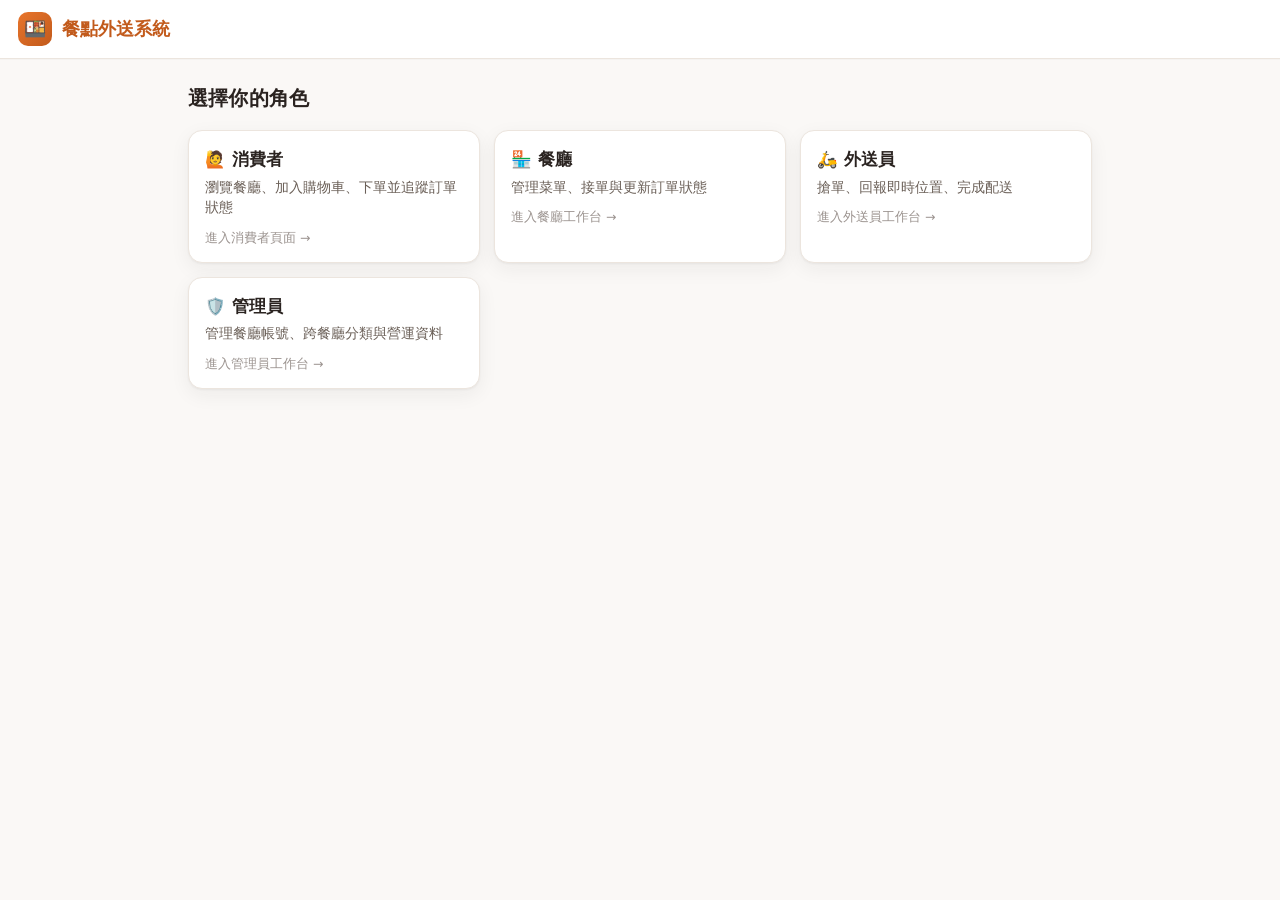
<file: frontend/index.html>
<!doctype html>
<html lang="zh-Hant">
  <head>
    <meta charset="utf-8" />
    <meta name="viewport" content="width=device-width, initial-scale=1" />
    <title>餐點外送系統</title>
    <link rel="stylesheet" href="./css/app.css" />
  </head>
  <body>
    <header class="appbar">
      <div class="appbar__brand">
        <span class="appbar__logo">🍱</span>
        <span>餐點外送系統</span>
      </div>
    </header>

    <main class="container">
      <div class="section-head">
        <h2>選擇你的角色</h2>
      </div>
      <div class="grid">
        <a
          class="rcard"
          href="./consumer.html"
          style="text-decoration: none; color: inherit; display: block"
        >
          <div class="rcard__name">🙋 消費者</div>
          <div class="rcard__desc">瀏覽餐廳、加入購物車、下單並追蹤訂單狀態</div>
          <div class="rcard__meta">進入消費者頁面 →</div>
        </a>
        <a
          class="rcard"
          href="./restaurant.html"
          style="text-decoration: none; color: inherit; display: block"
        >
          <div class="rcard__name">🏪 餐廳</div>
          <div class="rcard__desc">管理菜單、接單與更新訂單狀態</div>
          <div class="rcard__meta">進入餐廳工作台 →</div>
        </a>
        <a
          class="rcard"
          href="./courier.html"
          style="text-decoration: none; color: inherit; display: block"
        >
          <div class="rcard__name">🛵 外送員</div>
          <div class="rcard__desc">搶單、回報即時位置、完成配送</div>
          <div class="rcard__meta">進入外送員工作台 →</div>
        </a>
        <a
          class="rcard"
          href="./admin.html"
          style="text-decoration: none; color: inherit; display: block"
        >
          <div class="rcard__name">🛡️ 管理員</div>
          <div class="rcard__desc">管理餐廳帳號、跨餐廳分類與營運資料</div>
          <div class="rcard__meta">進入管理員工作台 →</div>
        </a>
      </div>
    </main>
  </body>
</html>
</file>
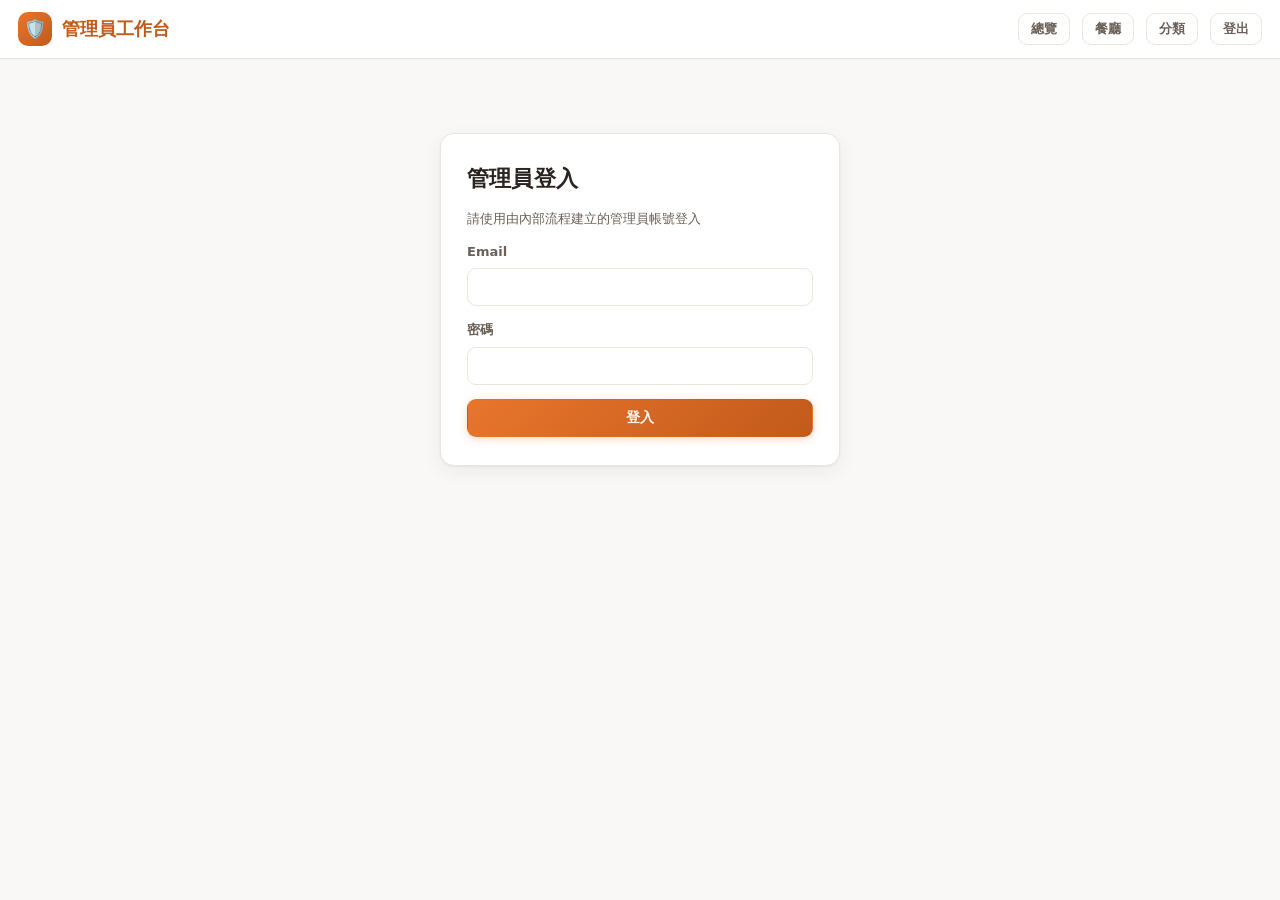
<file: frontend/admin.html>
<!doctype html>
<html lang="zh-Hant">
  <head>
    <meta charset="utf-8" />
    <meta name="viewport" content="width=device-width, initial-scale=1" />
    <title>餐點外送｜管理員工作台</title>
    <link rel="stylesheet" href="./css/app.css" />
  </head>
  <body>
    <header class="appbar">
      <div class="appbar__brand">
        <span class="appbar__logo">🛡️</span>
        <span>管理員工作台</span>
      </div>
      <div class="appbar__spacer"></div>
      <span class="appbar__user" id="userLabel"></span>
      <button class="btn btn--ghost btn--sm" id="overviewBtn" hidden>總覽</button>
      <button class="btn btn--ghost btn--sm" id="restaurantsBtn" hidden>餐廳</button>
      <button class="btn btn--ghost btn--sm" id="categoriesBtn" hidden>分類</button>
      <button class="btn btn--ghost btn--sm" id="logoutBtn" hidden>登出</button>
    </header>

    <main class="container">
      <section class="view" id="view-auth">
        <div class="card auth-wrap">
          <h2>管理員登入</h2>
          <p class="muted small">請使用由內部流程建立的管理員帳號登入</p>
          <form id="authForm">
            <div class="field">
              <label for="f-email">Email</label>
              <input class="input" id="f-email" type="email" autocomplete="email" required />
            </div>
            <div class="field">
              <label for="f-password">密碼</label>
              <input class="input" id="f-password" type="password" autocomplete="current-password" required />
            </div>
            <button class="btn btn--primary btn--block" type="submit" id="authSubmit">
              登入
            </button>
          </form>
        </div>
      </section>

      <section class="view" id="view-overview">
        <div class="section-head">
          <h2>營運總覽</h2>
          <div class="spacer"></div>
          <button class="btn btn--ghost btn--sm" id="refreshOverviewBtn">重新整理</button>
        </div>
        <div id="overviewContent"></div>
      </section>

      <section class="view" id="view-restaurants">
        <div class="section-head">
          <h2>餐廳帳號管理</h2>
          <div class="spacer"></div>
          <button class="btn btn--ghost btn--sm" id="refreshRestaurantsBtn">重新整理</button>
        </div>
        <div class="notice notice--info">
          停權後餐廳無法再登入操作；既有訂單與餐點資料會保留。
        </div>
        <div id="restaurantList"></div>
      </section>

      <section class="view" id="view-categories">
        <div class="section-head">
          <h2>跨餐廳分類管理</h2>
          <div class="spacer"></div>
          <button class="btn btn--ghost btn--sm" id="refreshCategoriesBtn">重新整理</button>
        </div>
        <div class="grid admin-grid">
          <form class="card compact-card" id="categoryForm">
            <h3 id="categoryFormTitle">新增分類</h3>
            <input type="hidden" id="categoryId" />
            <div class="field">
              <label for="categoryRestaurant">所屬餐廳</label>
              <select class="input" id="categoryRestaurant" required></select>
            </div>
            <div class="field">
              <label for="categoryName">分類名稱</label>
              <input class="input" id="categoryName" maxlength="50" required />
            </div>
            <div class="field">
              <label for="categoryOrder">排序</label>
              <input class="input" id="categoryOrder" type="number" value="0" required />
            </div>
            <div class="row-gap">
              <button class="btn btn--primary" id="categorySubmit" type="submit">新增分類</button>
              <button class="btn btn--ghost" id="cancelCategoryEdit" type="button" hidden>取消編輯</button>
            </div>
          </form>
          <div class="card compact-card">
            <h3>管理提示</h3>
            <p class="muted small">分類會隸屬於指定餐廳。編輯時不能跨餐廳搬移，以避免影響既有餐點關聯。</p>
            <p class="muted small">刪除分類前，請先確認其下沒有仍在使用的餐點。</p>
          </div>
        </div>
        <div id="categoryList"></div>
      </section>
    </main>

    <script type="module" src="./js/admin.js"></script>
  </body>
</html>
</file>
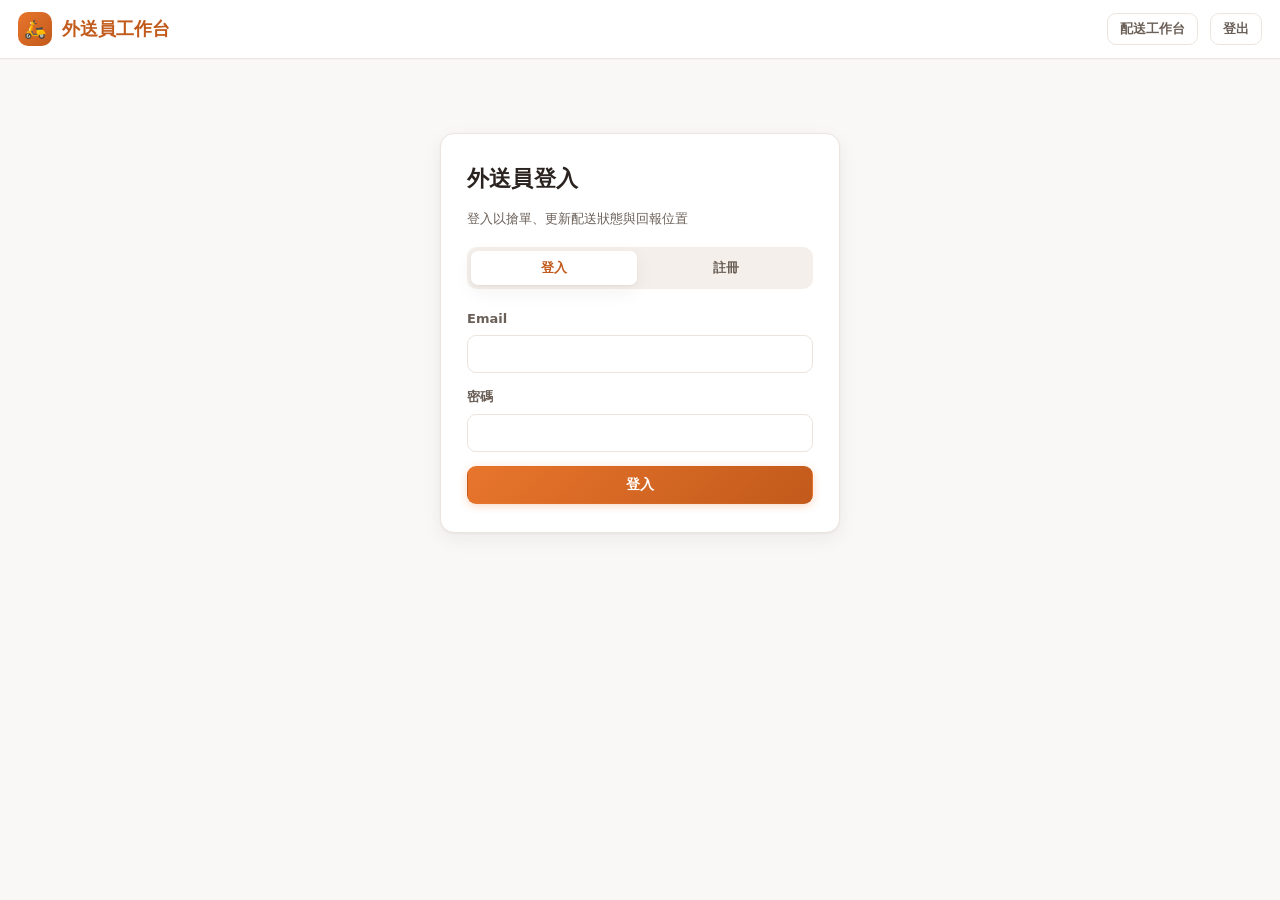
<file: frontend/courier.html>
<!doctype html>
<html lang="zh-Hant">
  <head>
    <meta charset="utf-8" />
    <meta name="viewport" content="width=device-width, initial-scale=1" />
    <title>餐點外送｜外送員工作台</title>
    <link rel="stylesheet" href="./css/app.css" />
  </head>
  <body>
    <header class="appbar">
      <div class="appbar__brand">
        <span class="appbar__logo">🛵</span>
        <span>外送員工作台</span>
      </div>
      <div class="appbar__spacer"></div>
      <span class="appbar__user" id="userLabel"></span>
      <button class="btn btn--ghost btn--sm" id="dispatchBtn" hidden>配送工作台</button>
      <button class="btn btn--ghost btn--sm" id="logoutBtn" hidden>登出</button>
    </header>

    <main class="container">
      <section class="view" id="view-auth">
        <div class="card auth-wrap">
          <h2 id="authTitle">外送員登入</h2>
          <p class="muted small">登入以搶單、更新配送狀態與回報位置</p>
          <div class="auth-tabs">
            <button data-mode="login" class="is-active">登入</button>
            <button data-mode="register">註冊</button>
          </div>
          <form id="authForm">
            <div class="field" id="nameField" hidden>
              <label for="f-name">姓名</label>
              <input class="input" id="f-name" autocomplete="name" />
            </div>
            <div class="field">
              <label for="f-email">Email</label>
              <input class="input" id="f-email" type="email" autocomplete="email" required />
            </div>
            <div class="field">
              <label for="f-password">密碼</label>
              <input class="input" id="f-password" type="password" minlength="8" autocomplete="current-password" required />
              <div class="muted small" id="pwHint" hidden>至少 8 個字元</div>
            </div>
            <button class="btn btn--primary btn--block" type="submit" id="authSubmit">登入</button>
          </form>
        </div>
      </section>

      <section class="view" id="view-dispatch">
        <div class="section-head">
          <h2>配送工作台</h2>
          <div class="spacer"></div>
          <span class="muted small" id="pollHint"></span>
          <button class="btn btn--ghost btn--sm" id="refreshBtn">重新整理</button>
        </div>

        <section class="card compact-card" id="locationPanel">
          <div class="section-head section-head--compact">
            <h3>即時定位</h3>
            <div class="spacer"></div>
            <button class="btn btn--primary btn--sm" id="locationToggleBtn" disabled>
              啟動定位
            </button>
          </div>
          <p class="muted small" id="locationStatus">
            搶單後，在「已取餐」或「配送中」階段可啟動定位回報。
          </p>
        </section>

        <section class="courier-section">
          <div class="section-head section-head--compact">
            <h3>我的配送</h3>
            <span class="muted small" id="activeCount"></span>
          </div>
          <div id="activeDeliveryList"></div>
        </section>

        <section class="courier-section">
          <div class="section-head section-head--compact">
            <h3>可搶訂單</h3>
            <span class="muted small">餐點完成後會出現在此處</span>
          </div>
          <div id="availableOrderList"></div>
        </section>
      </section>
    </main>

    <script type="module" src="./js/courier.js"></script>
  </body>
</html>
</file>
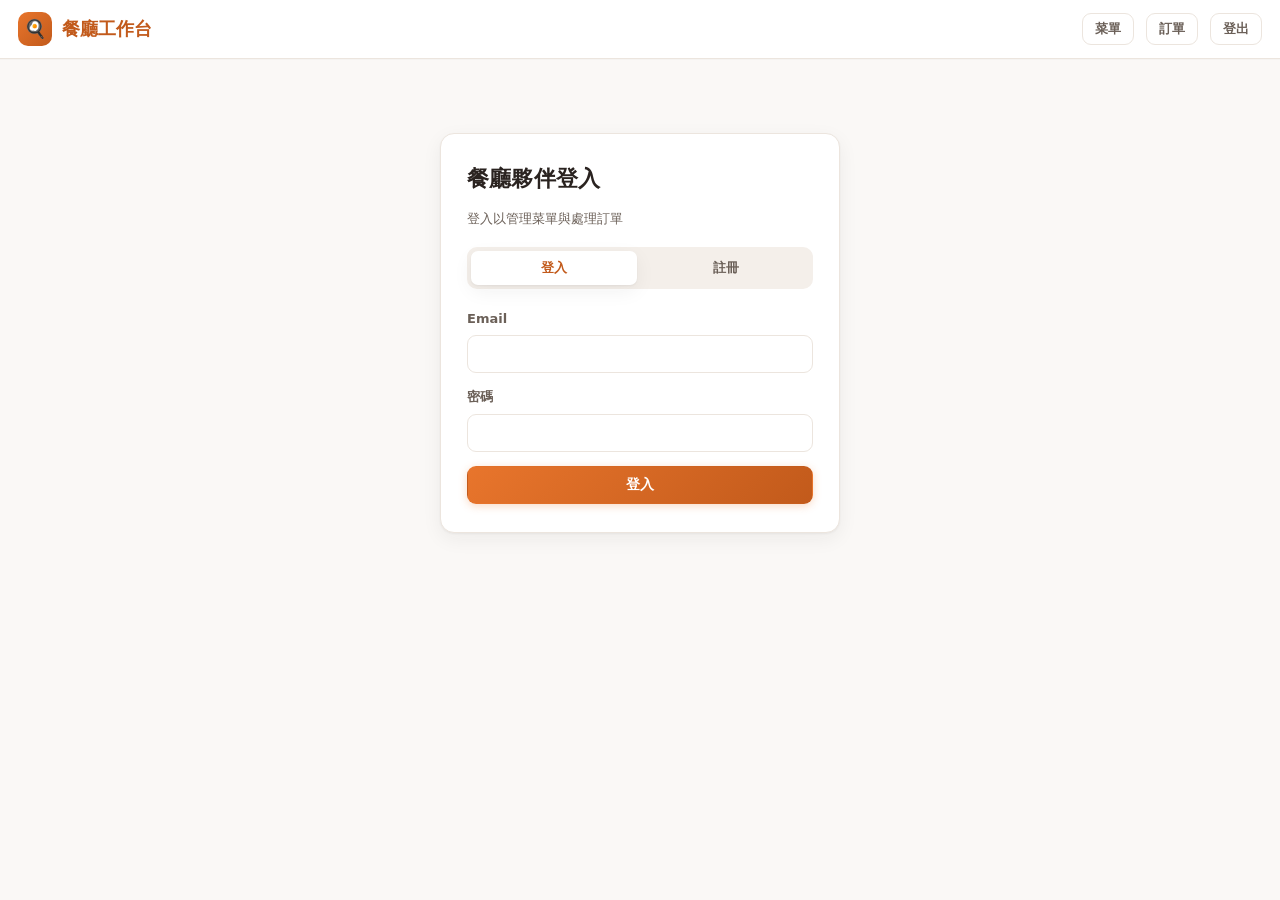
<file: frontend/restaurant.html>
<!doctype html>
<html lang="zh-Hant">
  <head>
    <meta charset="utf-8" />
    <meta name="viewport" content="width=device-width, initial-scale=1" />
    <title>餐點外送｜餐廳工作台</title>
    <link rel="stylesheet" href="./css/app.css" />
  </head>
  <body>
    <header class="appbar">
      <div class="appbar__brand">
        <span class="appbar__logo">🍳</span>
        <span>餐廳工作台</span>
      </div>
      <div class="appbar__spacer"></div>
      <span class="appbar__user" id="userLabel"></span>
      <button class="btn btn--ghost btn--sm" id="menuBtn" hidden>
        菜單
      </button>
      <button class="btn btn--ghost btn--sm" id="ordersBtn" hidden>
        訂單
      </button>
      <button class="btn btn--ghost btn--sm" id="logoutBtn" hidden>登出</button>
    </header>

    <main class="container">
      <!-- 登入 / 註冊 -->
      <section class="view" id="view-auth">
        <div class="card auth-wrap">
          <h2 id="authTitle">餐廳夥伴登入</h2>
          <p class="muted small">登入以管理菜單與處理訂單</p>

          <div class="auth-tabs">
            <button data-mode="login" class="is-active">登入</button>
            <button data-mode="register">註冊</button>
          </div>

          <form id="authForm">
            <div class="field" id="nameField" hidden>
              <label for="f-name">聯絡人姓名</label>
              <input class="input" id="f-name" autocomplete="name" />
            </div>
            <div class="field">
              <label for="f-email">Email</label>
              <input
                class="input"
                id="f-email"
                type="email"
                autocomplete="email"
                required
              />
            </div>
            <div class="field">
              <label for="f-password">密碼</label>
              <input
                class="input"
                id="f-password"
                type="password"
                minlength="8"
                autocomplete="current-password"
                required
              />
              <div class="muted small" id="pwHint" hidden>至少 8 個字元</div>
            </div>
            <button class="btn btn--primary btn--block" type="submit" id="authSubmit">
              登入
            </button>
          </form>
        </div>
      </section>

      <!-- 首次建立餐廳 -->
      <section class="view" id="view-setup">
        <div class="card auth-wrap">
          <h2>建立你的餐廳</h2>
          <p class="muted small">首次登入需要先填寫餐廳基本資料</p>
          <form id="restaurantForm">
            <div class="field">
              <label for="r-name">餐廳名稱</label>
              <input class="input" id="r-name" maxlength="100" required />
            </div>
            <div class="field">
              <label for="r-description">餐廳簡介</label>
              <textarea class="input" id="r-description" rows="3"></textarea>
            </div>
            <div class="field">
              <label for="r-address">地址</label>
              <input class="input" id="r-address" />
            </div>
            <div class="field">
              <label for="r-phone">聯絡電話</label>
              <input class="input" id="r-phone" maxlength="20" />
            </div>
            <button class="btn btn--primary btn--block" type="submit" id="restaurantSubmit">
              建立餐廳
            </button>
          </form>
          <div class="muted small" id="setupStatus" style="margin-top: 12px"></div>
        </div>
      </section>

      <!-- 菜單管理 -->
      <section class="view" id="view-menu">
        <div class="section-head">
          <h2>菜單管理</h2>
          <div class="spacer"></div>
          <button class="btn btn--ghost btn--sm" id="refreshMenuBtn">重新整理</button>
        </div>

        <div class="card" style="padding: 18px; margin-bottom: 16px">
          <h3 id="menuRestaurantName"></h3>
          <p class="muted small" id="menuRestaurantDesc" style="margin-bottom: 0"></p>
        </div>

        <div class="grid" style="margin-bottom: 18px">
          <form class="card" id="categoryForm" style="padding: 18px">
            <h3 style="font-size: 17px; margin-bottom: 14px">新增分類</h3>
            <div class="field">
              <label for="categoryName">分類名稱</label>
              <input class="input" id="categoryName" maxlength="50" required />
            </div>
            <div class="field">
              <label for="categoryOrder">排序</label>
              <input class="input" id="categoryOrder" type="number" value="0" />
            </div>
            <button class="btn btn--primary btn--block" type="submit" id="categorySubmit">
              新增分類
            </button>
          </form>

          <form class="card" id="itemForm" style="padding: 18px">
            <h3 id="itemFormTitle" style="font-size: 17px; margin-bottom: 14px">
              新增餐點
            </h3>
            <input id="itemId" type="hidden" />
            <div class="field">
              <label for="itemName">餐點名稱</label>
              <input class="input" id="itemName" maxlength="100" required />
            </div>
            <div class="field">
              <label for="itemDescription">餐點說明</label>
              <textarea class="input" id="itemDescription" rows="2"></textarea>
            </div>
            <div class="field">
              <label for="itemPrice">價格</label>
              <input
                class="input"
                id="itemPrice"
                type="number"
                inputmode="decimal"
                min="0"
                step="0.01"
                required
              />
            </div>
            <div class="field">
              <label for="itemCategory">分類</label>
              <select class="input" id="itemCategory"></select>
            </div>
            <div class="field">
              <label>
                <input id="itemSoldOut" type="checkbox" />
                標記為售罄
              </label>
            </div>
            <div class="row-gap">
              <button class="btn btn--primary" type="submit" id="itemSubmit" style="flex: 1">
                新增餐點
              </button>
              <button class="btn btn--ghost" type="button" id="cancelItemEdit" hidden>
                取消編輯
              </button>
            </div>
          </form>
        </div>

        <div id="menuList"></div>
      </section>

      <!-- 訂單管理 -->
      <section class="view" id="view-orders">
        <div class="section-head">
          <h2>訂單管理</h2>
          <div class="spacer"></div>
          <span class="muted small" id="pollHint"></span>
          <button class="btn btn--ghost btn--sm" id="refreshOrdersBtn">重新整理</button>
        </div>
        <div id="orderList"></div>
      </section>
    </main>

    <script type="module" src="./js/restaurant.js"></script>
  </body>
</html>
</file>
<file: frontend/css/app.css>
/* 餐點外送系統｜共用設計系統
   純 CSS、無外部依賴。供消費者/餐廳/外送員/管理員頁面共用。 */

:root {
  --brand: #e8752c;
  --brand-dark: #c25a1b;
  --brand-soft: #fff4ec;
  --brand-ring: rgba(232, 117, 44, 0.28);

  --bg: #faf8f6;
  --surface: #ffffff;
  --surface-2: #f4efea;
  --border: #ece5de;
  --text: #2a2320;
  --text-soft: #6b6058;
  --text-faint: #9c9490;

  --ok: #2f9e63;
  --ok-soft: #e6f4ec;
  --warn: #d98a13;
  --warn-soft: #fbf1dd;
  --danger: #d0453b;
  --danger-soft: #fbe9e7;
  --info: #2f77c4;
  --info-soft: #e8f1fb;

  --radius: 14px;
  --radius-sm: 9px;
  --shadow: 0 1px 2px rgba(42, 35, 32, 0.05), 0 6px 20px rgba(42, 35, 32, 0.06);
  --shadow-lg: 0 10px 40px rgba(42, 35, 32, 0.16);
  --font: "Segoe UI", "PingFang TC", "Microsoft JhengHei", "Noto Sans TC",
    system-ui, -apple-system, sans-serif;
}

* {
  box-sizing: border-box;
}

html,
body {
  margin: 0;
  padding: 0;
}

body {
  font-family: var(--font);
  background: var(--bg);
  color: var(--text);
  line-height: 1.55;
  -webkit-font-smoothing: antialiased;
}

h1,
h2,
h3 {
  margin: 0;
  font-weight: 700;
  letter-spacing: 0.01em;
}

button {
  font-family: inherit;
  cursor: pointer;
}

a {
  color: var(--brand-dark);
}

/* ---------- App bar ---------- */
.appbar {
  position: sticky;
  top: 0;
  z-index: 40;
  display: flex;
  align-items: center;
  gap: 12px;
  padding: 12px 18px;
  background: var(--surface);
  border-bottom: 1px solid var(--border);
  box-shadow: 0 1px 0 rgba(42, 35, 32, 0.02);
}

.appbar__brand {
  display: flex;
  align-items: center;
  gap: 10px;
  font-weight: 800;
  font-size: 18px;
  color: var(--brand-dark);
}

.appbar__logo {
  display: grid;
  place-items: center;
  width: 34px;
  height: 34px;
  border-radius: 10px;
  background: linear-gradient(135deg, var(--brand), var(--brand-dark));
  color: #fff;
  font-size: 18px;
}

.appbar__spacer {
  flex: 1;
}

.appbar__user {
  font-size: 13.5px;
  color: var(--text-soft);
}

/* ---------- Layout ---------- */
.container {
  max-width: 940px;
  margin: 0 auto;
  padding: 20px 18px 96px;
}

.view {
  display: none;
  animation: fade 0.22s ease;
}
.view.is-active {
  display: block;
}

@keyframes fade {
  from {
    opacity: 0;
    transform: translateY(6px);
  }
  to {
    opacity: 1;
    transform: none;
  }
}

.section-head {
  display: flex;
  align-items: center;
  gap: 12px;
  margin: 4px 0 16px;
}
.section-head h2 {
  font-size: 20px;
}
.section-head .spacer {
  flex: 1;
}

.muted {
  color: var(--text-soft);
}
.small {
  font-size: 13px;
}

/* ---------- Cards ---------- */
.card {
  background: var(--surface);
  border: 1px solid var(--border);
  border-radius: var(--radius);
  box-shadow: var(--shadow);
}

.grid {
  display: grid;
  gap: 14px;
  grid-template-columns: repeat(auto-fill, minmax(240px, 1fr));
}

.rcard {
  padding: 16px 16px 14px;
  transition:
    transform 0.15s ease,
    box-shadow 0.15s ease,
    border-color 0.15s ease;
  text-align: left;
  width: 100%;
  border: 1px solid var(--border);
  background: var(--surface);
  border-radius: var(--radius);
  box-shadow: var(--shadow);
}
.rcard:hover {
  transform: translateY(-2px);
  box-shadow: var(--shadow-lg);
  border-color: var(--brand-ring);
}
.rcard__name {
  font-size: 16.5px;
  font-weight: 700;
  margin-bottom: 4px;
}
.rcard__desc {
  color: var(--text-soft);
  font-size: 13.5px;
  min-height: 20px;
}
.rcard__meta {
  margin-top: 10px;
  font-size: 12.5px;
  color: var(--text-faint);
}

/* ---------- Menu item row ---------- */
.menu-item {
  display: flex;
  align-items: center;
  gap: 14px;
  padding: 14px 16px;
  border-bottom: 1px solid var(--border);
}
.menu-item:last-child {
  border-bottom: none;
}
.menu-item__body {
  flex: 1;
  min-width: 0;
}
.menu-item__name {
  font-weight: 600;
  display: flex;
  align-items: center;
  gap: 8px;
}
.menu-item__desc {
  color: var(--text-soft);
  font-size: 13px;
  margin-top: 2px;
}
.menu-item__price {
  font-variant-numeric: tabular-nums;
  font-weight: 700;
  color: var(--brand-dark);
  white-space: nowrap;
}
.menu-item.is-soldout {
  opacity: 0.6;
}

/* ---------- Buttons ---------- */
.btn {
  display: inline-flex;
  align-items: center;
  justify-content: center;
  gap: 7px;
  border: 1px solid transparent;
  border-radius: var(--radius-sm);
  padding: 9px 16px;
  font-size: 14px;
  font-weight: 600;
  background: var(--surface-2);
  color: var(--text);
  transition:
    background 0.14s ease,
    transform 0.05s ease,
    box-shadow 0.14s ease;
}
.btn:active {
  transform: translateY(1px);
}
.btn:disabled {
  opacity: 0.5;
  cursor: not-allowed;
}
.btn--primary {
  background: linear-gradient(135deg, var(--brand), var(--brand-dark));
  color: #fff;
  box-shadow: 0 2px 8px var(--brand-ring);
}
.btn--primary:hover:not(:disabled) {
  filter: brightness(1.04);
}
.btn--ghost {
  background: transparent;
  border-color: var(--border);
  color: var(--text-soft);
}
.btn--ghost:hover:not(:disabled) {
  background: var(--surface-2);
}
.btn--sm {
  padding: 6px 12px;
  font-size: 13px;
}
.btn--block {
  width: 100%;
}
.btn--danger {
  background: var(--danger-soft);
  color: var(--danger);
}

/* ---------- Forms ---------- */
.field {
  margin-bottom: 14px;
}
.field label {
  display: block;
  font-size: 13px;
  font-weight: 600;
  color: var(--text-soft);
  margin-bottom: 6px;
}
.input,
select.input {
  width: 100%;
  padding: 10px 12px;
  border: 1px solid var(--border);
  border-radius: var(--radius-sm);
  font-size: 14.5px;
  background: var(--surface);
  color: var(--text);
  transition:
    border-color 0.14s ease,
    box-shadow 0.14s ease;
}
.input:focus,
select.input:focus {
  outline: none;
  border-color: var(--brand);
  box-shadow: 0 0 0 3px var(--brand-ring);
}

/* ---------- Auth panel ---------- */
.auth-wrap {
  max-width: 400px;
  margin: 6vh auto 0;
  padding: 28px 26px;
}
.auth-wrap h2 {
  font-size: 22px;
  margin-bottom: 4px;
}
.auth-tabs {
  display: flex;
  gap: 6px;
  background: var(--surface-2);
  padding: 4px;
  border-radius: 10px;
  margin: 18px 0 20px;
}
.auth-tabs button {
  flex: 1;
  border: none;
  background: transparent;
  padding: 8px;
  border-radius: 7px;
  font-weight: 600;
  color: var(--text-soft);
}
.auth-tabs button.is-active {
  background: var(--surface);
  color: var(--brand-dark);
  box-shadow: var(--shadow);
}

/* ---------- Badges / status ---------- */
.badge {
  display: inline-flex;
  align-items: center;
  gap: 5px;
  padding: 3px 9px;
  border-radius: 999px;
  font-size: 12px;
  font-weight: 700;
  letter-spacing: 0.02em;
}
.badge--soldout {
  background: var(--surface-2);
  color: var(--text-faint);
}
.badge--paid {
  background: var(--ok-soft);
  color: var(--ok);
}
.badge--unpaid {
  background: var(--warn-soft);
  color: var(--warn);
}
.badge--refunded {
  background: var(--surface-2);
  color: var(--text-soft);
}

/* 訂單狀態色票 */
.status {
  display: inline-flex;
  align-items: center;
  gap: 6px;
  padding: 4px 11px;
  border-radius: 999px;
  font-size: 12.5px;
  font-weight: 700;
}
.status::before {
  content: "";
  width: 7px;
  height: 7px;
  border-radius: 50%;
  background: currentColor;
}
.status--pending {
  background: var(--warn-soft);
  color: var(--warn);
}
.status--accepted,
.status--preparing {
  background: var(--info-soft);
  color: var(--info);
}
.status--ready_for_pickup,
.status--picked_up,
.status--delivering {
  background: var(--brand-soft);
  color: var(--brand-dark);
}
.status--delivered,
.status--completed {
  background: var(--ok-soft);
  color: var(--ok);
}
.status--rejected,
.status--cancelled {
  background: var(--danger-soft);
  color: var(--danger);
}

/* ---------- Cart floating button + drawer ---------- */
.cart-fab {
  position: fixed;
  right: 18px;
  bottom: 18px;
  z-index: 45;
  display: inline-flex;
  align-items: center;
  gap: 9px;
  padding: 13px 20px;
  border: none;
  border-radius: 999px;
  background: linear-gradient(135deg, var(--brand), var(--brand-dark));
  color: #fff;
  font-weight: 700;
  font-size: 15px;
  box-shadow: var(--shadow-lg);
}
.cart-fab__count {
  min-width: 22px;
  height: 22px;
  padding: 0 6px;
  border-radius: 999px;
  background: rgba(255, 255, 255, 0.25);
  display: grid;
  place-items: center;
  font-size: 12.5px;
}

.drawer-backdrop {
  position: fixed;
  inset: 0;
  z-index: 50;
  background: rgba(30, 24, 20, 0.42);
  opacity: 0;
  pointer-events: none;
  transition: opacity 0.2s ease;
}
.drawer-backdrop.is-open {
  opacity: 1;
  pointer-events: auto;
}
.drawer {
  position: fixed;
  top: 0;
  right: 0;
  z-index: 51;
  width: min(420px, 92vw);
  height: 100%;
  background: var(--surface);
  box-shadow: var(--shadow-lg);
  transform: translateX(100%);
  transition: transform 0.24s cubic-bezier(0.4, 0, 0.2, 1);
  will-change: transform;
  display: flex;
  flex-direction: column;
}
/* 用 translateX(0) 而非 none：transition 需在同型別函數間插值，
   translateX(100%) → none 在部分渲染引擎無法平滑過渡且可能卡在起點。 */
.drawer.is-open {
  transform: translateX(0);
}
.drawer__head {
  display: flex;
  align-items: center;
  padding: 16px 18px;
  border-bottom: 1px solid var(--border);
}
.drawer__head h3 {
  font-size: 17px;
}
.drawer__body {
  flex: 1;
  overflow-y: auto;
  padding: 12px 18px;
}
.drawer__foot {
  padding: 16px 18px;
  border-top: 1px solid var(--border);
  background: var(--surface);
}

.cart-line {
  display: flex;
  align-items: center;
  gap: 10px;
  padding: 12px 0;
  border-bottom: 1px solid var(--border);
}
.cart-line:last-child {
  border-bottom: none;
}
.cart-line__body {
  flex: 1;
  min-width: 0;
}
.cart-line__name {
  font-weight: 600;
  font-size: 14.5px;
}
.qty {
  display: inline-flex;
  align-items: center;
  border: 1px solid var(--border);
  border-radius: 8px;
  overflow: hidden;
}
.qty button {
  width: 30px;
  height: 30px;
  border: none;
  background: var(--surface-2);
  font-size: 16px;
  color: var(--text);
}
.qty button:hover {
  background: var(--border);
}
.qty span {
  min-width: 32px;
  text-align: center;
  font-variant-numeric: tabular-nums;
  font-weight: 600;
}

.summary-row {
  display: flex;
  justify-content: space-between;
  align-items: baseline;
  margin-bottom: 12px;
}
.summary-row .total {
  font-size: 22px;
  font-weight: 800;
  color: var(--brand-dark);
  font-variant-numeric: tabular-nums;
}

/* ---------- Order detail ---------- */
.order-head {
  display: flex;
  align-items: center;
  gap: 12px;
  padding: 18px;
  border-bottom: 1px solid var(--border);
}
.order-head__id {
  font-size: 15px;
  font-weight: 700;
}
.timeline {
  padding: 16px 18px;
}
.timeline__step {
  display: flex;
  gap: 12px;
  align-items: flex-start;
  padding-bottom: 16px;
  position: relative;
}
.timeline__step:not(:last-child)::before {
  content: "";
  position: absolute;
  left: 8px;
  top: 20px;
  bottom: 0;
  width: 2px;
  background: var(--border);
}
.timeline__dot {
  width: 18px;
  height: 18px;
  border-radius: 50%;
  border: 2px solid var(--border);
  background: var(--surface);
  flex-shrink: 0;
  margin-top: 1px;
  z-index: 1;
}
.timeline__step.is-done .timeline__dot {
  background: var(--brand);
  border-color: var(--brand);
}
.timeline__step.is-current .timeline__dot {
  border-color: var(--brand);
  box-shadow: 0 0 0 4px var(--brand-ring);
}
.timeline__label {
  font-weight: 600;
  font-size: 14px;
}
.timeline__step.is-pending .timeline__label {
  color: var(--text-faint);
}

.order-line {
  display: flex;
  justify-content: space-between;
  padding: 9px 0;
  border-bottom: 1px dashed var(--border);
  font-size: 14px;
}
.order-line:last-child {
  border-bottom: none;
}

.payment-note {
  padding: 0 18px 14px;
  color: var(--text-soft);
  font-size: 13px;
  border-bottom: 1px solid var(--border);
}

/* ---------- Dashboard / admin / courier ---------- */
.section-head--compact {
  margin: 0 0 12px;
}
.section-head--compact h3 {
  font-size: 17px;
}
.compact-card {
  padding: 18px;
}
.compact-card h3 {
  font-size: 17px;
  margin-bottom: 12px;
}
.metrics-grid {
  display: grid;
  grid-template-columns: repeat(4, minmax(0, 1fr));
  gap: 12px;
}
.metric-card {
  display: flex;
  align-items: center;
  gap: 12px;
  padding: 16px;
}
.metric-card__icon {
  display: grid;
  place-items: center;
  width: 38px;
  height: 38px;
  border-radius: 12px;
  background: var(--brand-soft);
  font-size: 19px;
}
.metric-card__value {
  font-size: 25px;
  font-weight: 800;
  font-variant-numeric: tabular-nums;
  line-height: 1.15;
}
.status-summary {
  display: grid;
  gap: 8px;
  grid-template-columns: repeat(auto-fill, minmax(175px, 1fr));
}
.status-summary__item {
  display: flex;
  justify-content: space-between;
  align-items: center;
  padding: 9px 10px;
  border: 1px solid var(--border);
  border-radius: var(--radius-sm);
}
.status-summary__item strong {
  font-variant-numeric: tabular-nums;
}
.notice {
  margin-bottom: 14px;
  padding: 10px 13px;
  border-radius: var(--radius-sm);
  font-size: 13px;
}
.notice--info {
  background: var(--info-soft);
  color: var(--info);
}
.list-card {
  display: flex;
  align-items: center;
  gap: 14px;
  padding: 14px 16px;
  margin-bottom: 12px;
}
.list-card--row {
  margin: 0;
  border-radius: 0;
  border-width: 0 0 1px;
  box-shadow: none;
}
.list-card--row:last-child {
  border-bottom: none;
}
.list-card__body {
  min-width: 0;
  flex: 1;
}
.list-card__title {
  font-weight: 700;
  margin-bottom: 2px;
}
.list-card__actions {
  display: flex;
  align-items: center;
  justify-content: flex-end;
  flex-wrap: wrap;
  gap: 8px;
}
.admin-grid {
  grid-template-columns: minmax(0, 1fr) minmax(220px, 0.75fr);
  margin-bottom: 18px;
}
.courier-section {
  margin-top: 24px;
}
.delivery-card {
  margin-bottom: 14px;
}

/* ---------- Consumer delivery map ---------- */
.delivery-map-card {
  margin: 0 18px 18px;
  overflow: hidden;
  border: 1px solid var(--border);
  border-radius: var(--radius-sm);
  background: var(--surface-2);
}
.delivery-map-card__head {
  display: flex;
  align-items: flex-start;
  gap: 12px;
  padding: 14px;
  background: var(--surface);
  border-bottom: 1px solid var(--border);
}
.delivery-map-card__head h3 {
  font-size: 16px;
}
.delivery-map-card__head p {
  margin: 2px 0 0;
}
.delivery-map {
  height: 270px;
  background: var(--surface-2);
}
.delivery-map__empty {
  display: grid;
  place-items: center;
  height: 100%;
  padding: 20px;
  color: var(--text-faint);
  text-align: center;
}
.delivery-map__empty.is-error {
  color: var(--danger);
}
.delivery-map-card__status,
.delivery-map-card__attribution {
  margin: 0;
  padding: 8px 14px 0;
}
.delivery-map-card__attribution {
  padding-bottom: 12px;
  color: var(--text-faint);
}
.courier-map-marker {
  display: grid;
  place-items: center;
  border-radius: 50%;
  background: var(--surface);
  border: 2px solid var(--brand);
  box-shadow: 0 2px 7px rgba(42, 35, 32, 0.25);
  font-size: 16px;
}

/* ---------- Order list rows ---------- */
.order-row {
  display: flex;
  align-items: center;
  gap: 12px;
  padding: 14px 16px;
  border-bottom: 1px solid var(--border);
  width: 100%;
  text-align: left;
  background: none;
  border-left: none;
  border-right: none;
  border-top: none;
}
.order-row:last-child {
  border-bottom: none;
}
.order-row:hover {
  background: var(--surface-2);
}
.order-row__id {
  font-weight: 700;
  font-size: 14px;
}
.order-row__meta {
  font-size: 12.5px;
  color: var(--text-faint);
}

/* ---------- Empty / loading ---------- */
.empty {
  text-align: center;
  padding: 48px 20px;
  color: var(--text-faint);
}
.empty__icon {
  font-size: 40px;
  margin-bottom: 10px;
}
.spinner {
  width: 22px;
  height: 22px;
  border: 3px solid var(--border);
  border-top-color: var(--brand);
  border-radius: 50%;
  animation: spin 0.7s linear infinite;
  margin: 30px auto;
}
@keyframes spin {
  to {
    transform: rotate(360deg);
  }
}

/* ---------- Toast ---------- */
.toast-host {
  position: fixed;
  top: 16px;
  left: 50%;
  transform: translateX(-50%);
  z-index: 60;
  display: flex;
  flex-direction: column;
  gap: 8px;
  align-items: center;
  pointer-events: none;
}
.toast {
  padding: 11px 18px;
  border-radius: 10px;
  background: var(--text);
  color: #fff;
  font-size: 14px;
  font-weight: 500;
  box-shadow: var(--shadow-lg);
  animation: toastin 0.24s ease;
  max-width: 90vw;
}
.toast--ok {
  background: #21774a;
}
.toast--err {
  background: #b23a30;
}
.toast--info {
  background: var(--brand-dark);
}
@keyframes toastin {
  from {
    opacity: 0;
    transform: translateY(-8px);
  }
  to {
    opacity: 1;
    transform: none;
  }
}

.row-gap {
  display: flex;
  gap: 10px;
  align-items: center;
}
.pulse {
  animation: pulse 0.6s ease;
}
@keyframes pulse {
  0% {
    background: var(--brand-soft);
  }
  100% {
    background: transparent;
  }
}

@media (max-width: 560px) {
  .container {
    padding: 16px 13px 96px;
  }
  .grid {
    grid-template-columns: 1fr;
  }
  .metrics-grid {
    grid-template-columns: repeat(2, minmax(0, 1fr));
  }
  .admin-grid {
    grid-template-columns: 1fr;
  }
  .list-card {
    align-items: flex-start;
    flex-direction: column;
  }
  .list-card__actions {
    justify-content: flex-start;
  }
  .delivery-map-card {
    margin: 0 12px 14px;
  }
  .delivery-map {
    height: 230px;
  }
}
</file>
